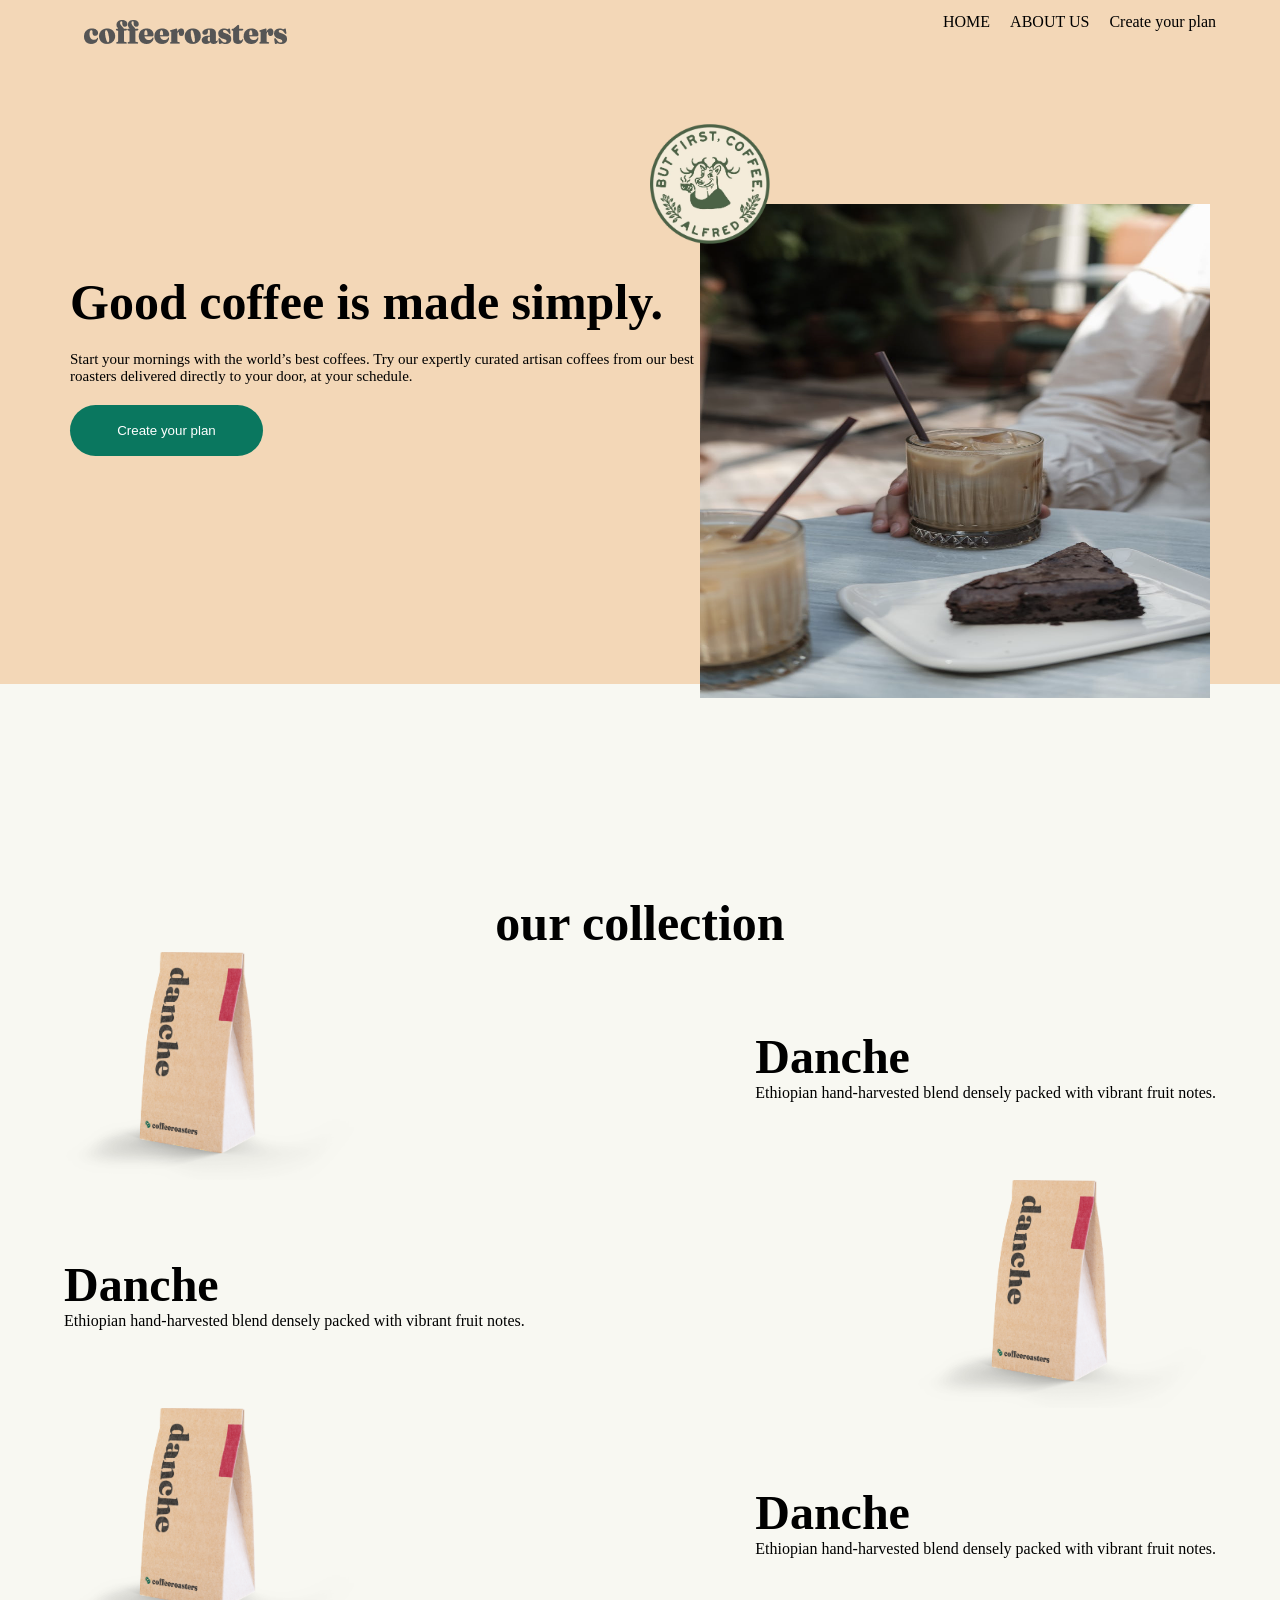
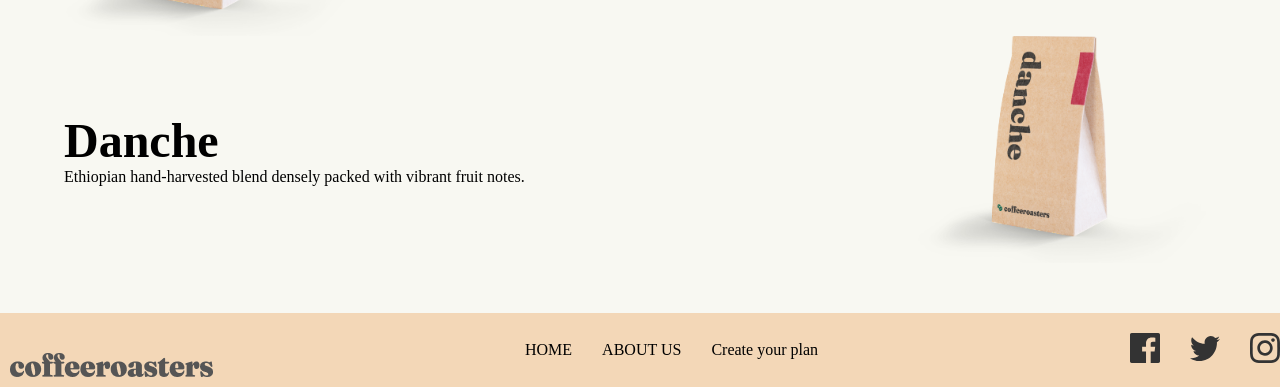
<file: index.html>
<!DOCTYPE html>
<html lang="en">

<head>
    <meta charset="UTF-8">
    <meta name="viewport" content="width=device-width, initial-scale=1.0">
    <title>Document</title>
    <link rel="stylesheet" href="./main.css">
</head>

<body>
    <header class="header-head">
        <nav class="container">
            <img class="header-img" src="coffeeroasters.png" alt="">
            <ul class="jadval">
                <li class="header-text"><a href="./index.html">HOME</a></li>
                <li class="header-text"><a href="./about.html">ABOUT US</a></li>
                <li class="header-text"><a href="">Create your plan</a></li>
            </ul>
        </nav>
        <div class="h1">
            <div class="">
                <h1>Good coffee
                is made simply.</h1>
            <p class="text">Start your mornings with the world’s best coffees. Try our expertly curated artisan coffees
                from our best roasters delivered directly to your door, at your schedule.</p>
            <button class="button-exp">Create your plan</button>
            </div>
            <div class="positive-heder">
                <img class="img-exp" src="81c93d4f3e37217081bd906211a75555530b60ec.png" alt="">
                <img class="exp-2" src="57859921205f55ce521ed6307e983340223dc522.png" alt="">
            </div>
        </div>
    </header>
    <section class="collection">
        <div class="container">

            <h2 class="play">our collection</h2>

            <div class="collection__box"> 
                

                <div class="collection__card">

                    <img class="collection__rasm" src="09c11c018a5050cb8f8ffb12d20cc2f424bf5155.png" alt="">

                    <div class="collection__textbox">
                        <h3 class="collection__heading">Danche</h3>
                        <p class="collection__text">Ethiopian hand-harvested blend densely packed with vibrant fruit
                            notes.</p>
                    </div>
                </div>
                <div class="collection__card">

                    
                    <div class="collection__textbox">
                        <h3 class="collection__heading">Danche</h3>
                        <p class="collection__text">Ethiopian hand-harvested blend densely packed with vibrant fruit
                            notes.</p>
                        </div>
                        <img class="collection__rasm" src="09c11c018a5050cb8f8ffb12d20cc2f424bf5155.png" alt="">
                </div>
                <div class="collection__card">

                    <img class="collection__rasm" src="09c11c018a5050cb8f8ffb12d20cc2f424bf5155.png" alt="">

                    <div class="collection__textbox">
                        <h3 class="collection__heading">Danche</h3>
                        <p class="collection__text">Ethiopian hand-harvested blend densely packed with vibrant fruit
                            notes.</p>
                    </div>
                </div>
                <div class="collection__card">

                    
                    <div class="collection__textbox">
                        <h3 class="collection__heading">Danche</h3>
                        <p class="collection__text">Ethiopian hand-harvested blend densely packed with vibrant fruit
                            notes.</p>
                        </div>
                        <img class="collection__rasm" src="09c11c018a5050cb8f8ffb12d20cc2f424bf5155.png" alt="">
                </div>
               
            </div>

        </div>

        </div>
    </section>
    </main>
    <footer class="foter-head">
       <div class="containerr">
         <div class="footer_nav">
            <img class="items" src="coffeeroasters.png" alt="">
            <ul class="jadval-pp">
                <li class="main-texting">HOME</li>
                <li class="main-texting">ABOUT US</li>
                <li class="main-texting">Create your plan</li>
            </ul>
            <ul class="jadval-pp">
                <li class="main-texting">
                    <img src="Path.svg" alt="">
                </li>
                <li class="main-texting">
                    <img src="Path (1).svg" alt="">
                </li>
                <li class="main-texting">
                    <img src="Shape.svg" alt="">
                </li>
            </ul>
        </div>
       </div>
    </footer>
    
</body>

</html>
</file>
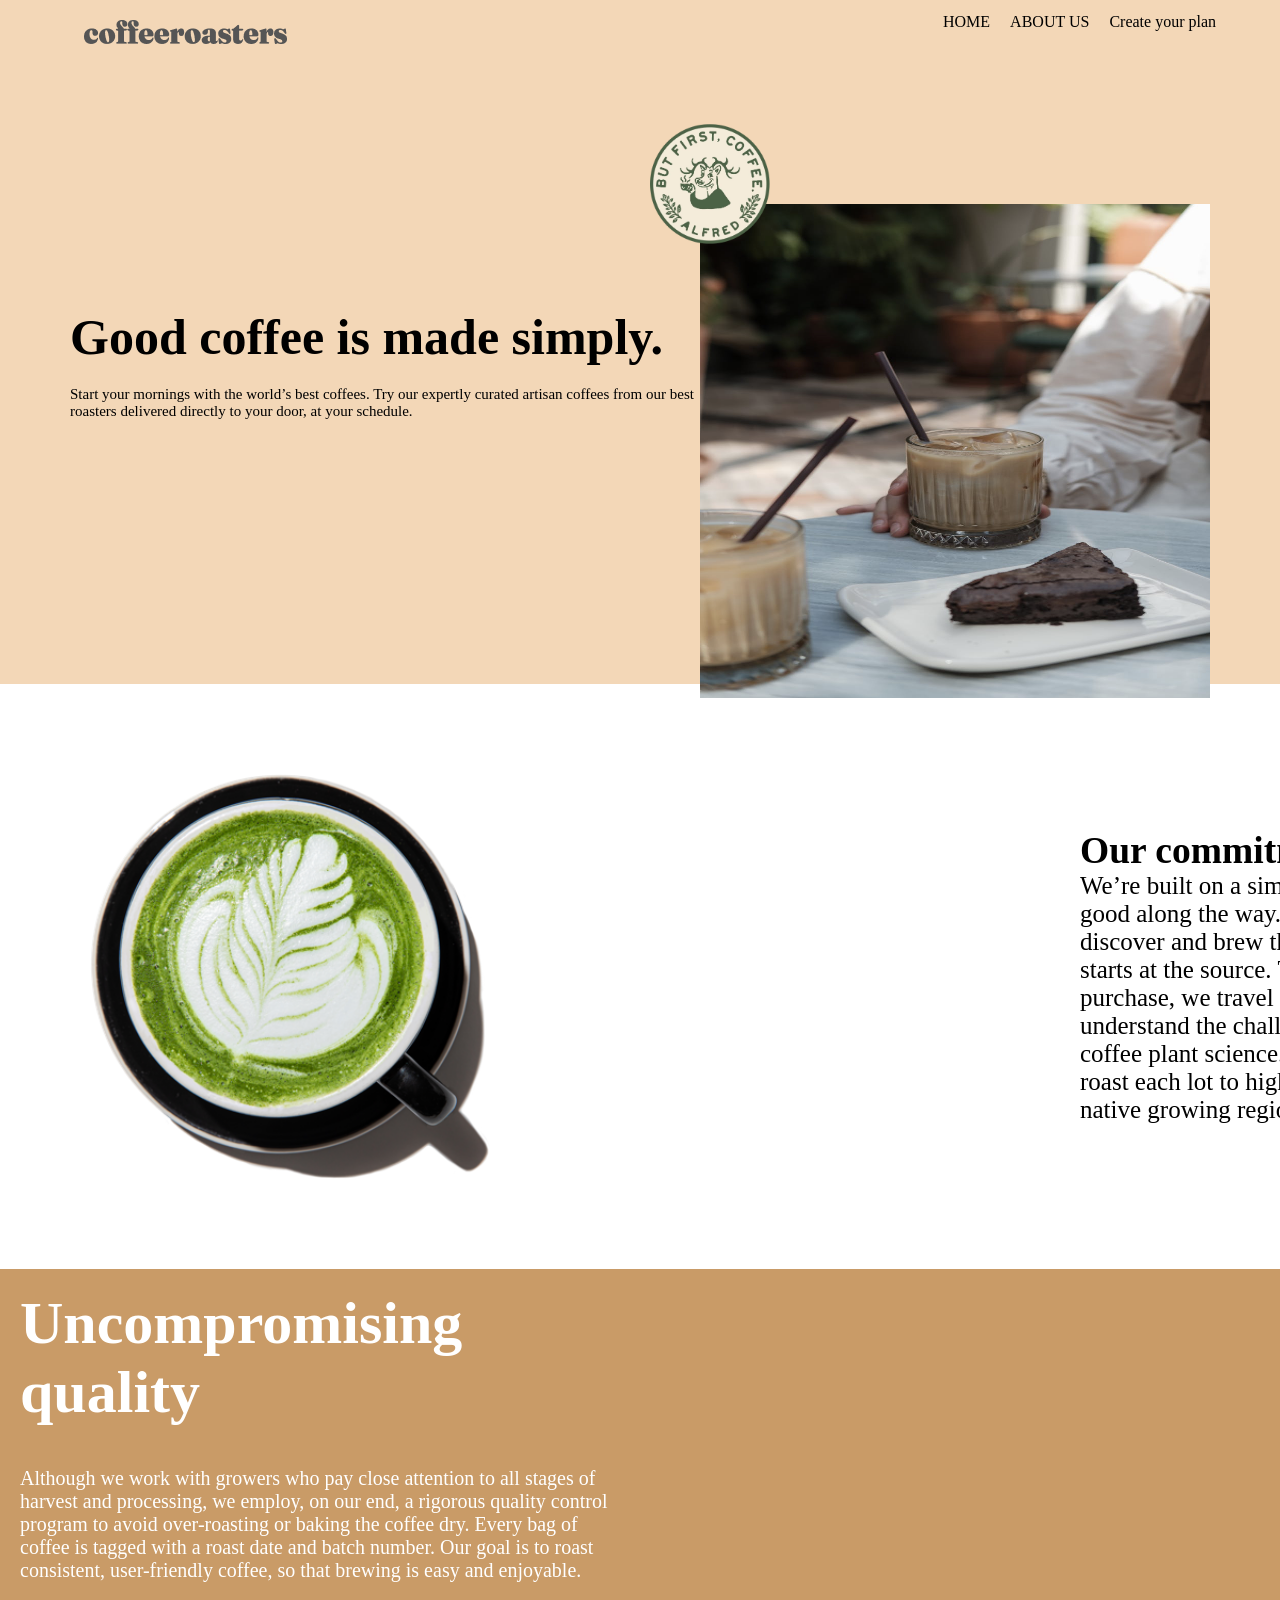
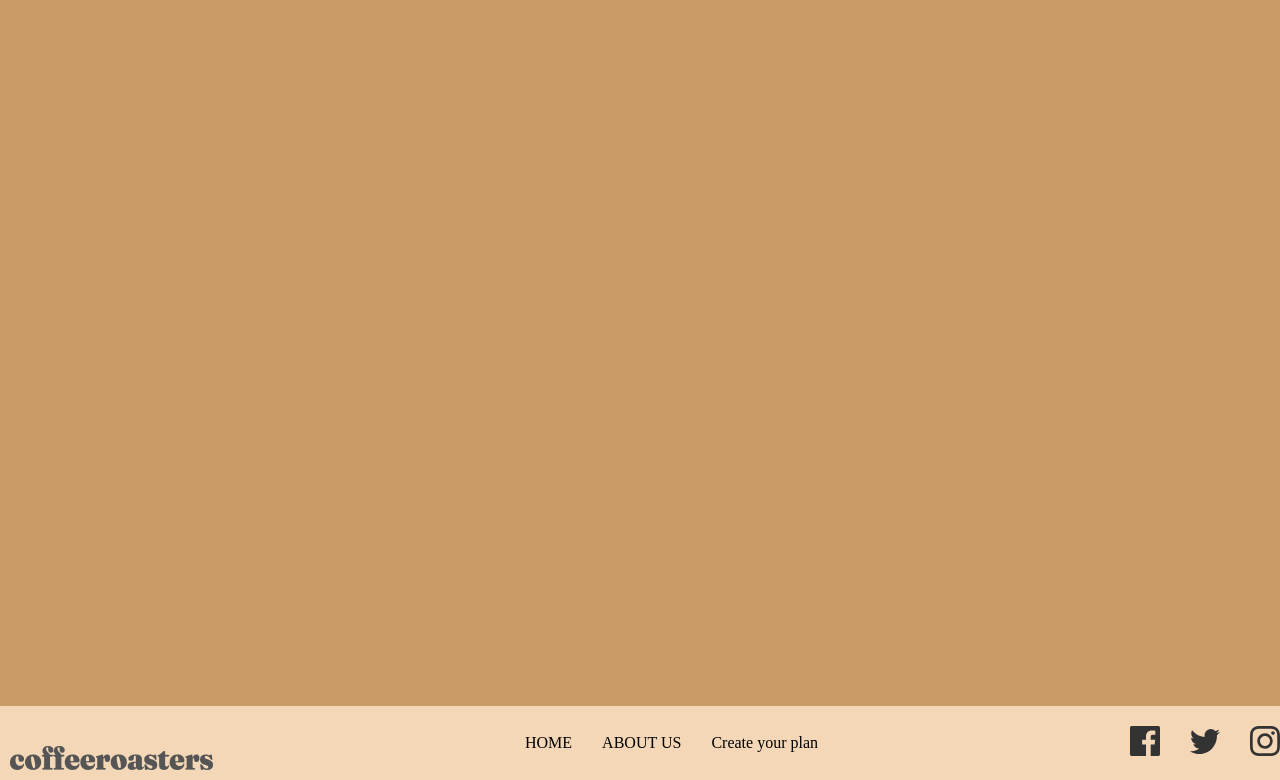
<file: about.html>
<!DOCTYPE html>
<html lang="en">

<head>
    <meta charset="UTF-8">
    <meta name="viewport" content="width=device-width, initial-scale=1.0">
    <title>Document</title>
    <link rel="stylesheet" href="main.css">
</head>

<body>

    <body>
        <header class="header-head">
            <nav class="container">
                <img class="header-img" src="coffeeroasters.png" alt="">
                <ul class="jadval">
                    <li class="header-text"><a href="./index.html">HOME</a></li>
                    <li class="header-text"><a href="#">ABOUT US</a></li>
                    <li class="header-text"><a href="#">Create your plan</a></li>
                </ul>
            </nav>
            <div class="h1">
                <div class="">
                    <h1>Good coffee
                        is made simply.</h1>
                    <p class="text">Start your mornings with the world’s best coffees. Try our expertly curated artisan
                        coffees
                        from our best roasters delivered directly to your door, at your schedule.</p>
                </div>
                <div class="positive-heder">
                    <img class="img-exp" src="81c93d4f3e37217081bd906211a75555530b60ec.png" alt="">
                    <img class="exp-2" src="57859921205f55ce521ed6307e983340223dc522.png" alt="">
                </div>
            </div>
        </header>
        <main class="main-heed">
            <section class="main-dead">
                <img class="main-collect" src="c41f960df3c0126ade4df205a366472eb92464bf.png" alt="">
                <div class="mavzu">
                    <h2>Our commitment</h2>
                    <p >We’re built on a simple mission and a commitment to doing good along the way. We want to make it easy for you to discover and brew the world’s best coffee at home. It all starts at the source. To locate the specific lots we want to purchase, we travel nearly 60 days a year trying to understand the challenges and  initiatives, and invest in coffee plant science. Curating only the finest blends, we roast each lot to highlight tasting profiles distinctive to their native growing region.</p>
                </div>
            </section>
        </main>
        <div class="position">
           <div class="relative-absalute">
                <h2 class="bosh-text">Uncompromising quality</h2>
                <p class="matn">Although we work with growers who pay close attention to all stages of harvest and processing, we employ, on our end, a rigorous quality control program to avoid over-roasting or baking the coffee dry. Every bag of coffee is tagged with a roast date and batch number. Our goal is to roast consistent, user-friendly coffee, so that brewing is easy and enjoyable.</p>
                <img class="lla" src="8eae15023735fce6da0acebaab18a9b8924857ca.png" alt="">
            </div>
            </div>
    <footer class="foter-head">
       <div class="containerr">
         <div class="footer_nav">
            <img class="items" src="coffeeroasters.png" alt="">
            <ul class="jadval-pp">
                <li class="main-texting">HOME</li>
                <li class="main-texting">ABOUT US</li>
                <li class="main-texting">Create your plan</li>
            </ul>
            <ul class="jadval-pp">
                <li class="main-texting">
                    <img src="Path.svg" alt="">
                </li>
                <li class="main-texting">
                    <img src="Path (1).svg" alt="">
                </li>
                <li class="main-texting">
                    <img src="Shape.svg" alt="">
                </li>
            </ul>
        </div>
       </div>
    </footer>
    </body>

</html>
</file>
<file: main.css>
* {
    margin: 0;
    padding: 0;
    box-sizing: border-box;
    text-decoration: none;
    list-style: none;
    color: inherit;
}

.header-head {
    background-color: #F3D7B7;
}

.container {
    max-width: 90%;
    margin: 0 auto;
    width: 100%;
}

.header-img {
    /* width: 227px; */
    /* height: 24px; */
    margin-top: 20px;
    margin-left: 20px;
}

.jadval {
    display: flex;
    justify-content: space-around;
    gap: 20px;
}

nav {
    display: flex;
    justify-content: space-between;
    align-items: center;
}

.h1 {
    font-size: 25px;
    display: flex;
    padding: 70px;
    justify-content: space-between;
    align-items: center;
}

.text {
    font-size: 15px;
    padding-top: 20px;
}

.header-text:hover {
    color: blue;
    transition: 0.5s;
}

.button-exp {
    width: 193px;
    height: 51px;
    color: #fff;
    background-color: #0A775F;
    border-radius: 100px;
    border: none;
    margin-top: 20px;
}

.button-exp:hover {
    background-color: blue;
    transition: 0.5s;
}

.positive-heder {
    position: relative;
    bottom: 9px;
    /* left: 700px; */
    top: 90px;
    /* transform: rotate(0deg); */
}

.img-exp {
    width: 510px;
    height: 494px;


}

.exp-2 {
    position: absolute;
    bottom: 460px;
    right: 440px;
    width: 120px;
    height: 120px;
    transform: rotate(0deg);
    animation-name: primer;
    animation-duration: 5s;
    animation-iteration-count: infinite;
}



@keyframes primer {
    0% {
        transform: rotate(0deg);
    }

    100% {
        transform: rotate(360deg);
    }
}

.play {
    text-align: center;
    margin-top: 160px;
    font-size: 50px;
}

.wait-image {
    width: 500px;
}

.collection {
    padding: 50px 0;
    background-color: #F8F8F2;
}

.collection__box {
    max-width: 1170px;
    width: 100%;
    margin: 0 auto;
}

.collection__title {
    font-size: 50px;
    font-weight: 700;
    text-align: center;
}

.collection__card {
    display: flex;
    justify-content: space-between;
    align-items: center;
    /* padding: 90px; */
    /* flex-wrap: wrap; */
}

.collection__heading {
    font-size: 48px;
}



.collection__rasm {
    width: 300px;
    transition: 0.5s ease-in-out;
}

.collection__rasm:hover {
    transform: scale(1.05);
}

.foter-head {
    background-color: #F3D7B7;

}

.jadval-pp {
    display: flex;
    gap: 30px;
    /* margin: 0 auto; */
    /* text-align: center; */
    /* justify-content: space-between; */
    /* align-items: center; */
    justify-content: center;
    align-items: center;
}

.items {
    margin-top: 10px;
    margin-left: 10px;
}

.main-texting {
    text-align: center;
    margin-bottom: 20px;
}

.containerr {
    max-width: 1440px;
    width: 100%;
    margin: 0 auto;
}

.footer_nav {
    display: flex;
    align-items: center;
    justify-content: space-between;
    padding-top: 20px;
}

.main-heed {
    display: flex;
    padding: 90px;
}

.mavzu {
    width: 600px;
    font-size: 25px;
}

.main-dead {
    display: flex;
    align-items: center;
    justify-content: space-between;
    gap: 590px;
}

.main-collect {
    width: 400px;
    transition: 0.5s ease-in-out;
}

.main-collect:hover {
    transform: scale(1.05);
}

/* .relative-absalute { */
    /* width: 800px; */
    /* display: flex; */
    /* align-items: center; */
    /* justify-content:start; */
    /* flex-direction: column; */
    /* margin: 20px; */
    /* font-size: 25px; */
/* } */
.bosh-text{
    width: 387px;
    font-size: 60px;
    color: #fff;
    padding: 20px;
}
.relative-absalute{
    background-color: #C99B67;
}
.matn{
    width: 650px;
    padding: 20px;
    font-size: 20px;
    color: #fff;
}
.lla{
    /* margin-left: 1290px; */
    position: relative;
    left: 1310px;
    bottom: 490px;
    width: 750px;
    height: 700px;
}
</file>
